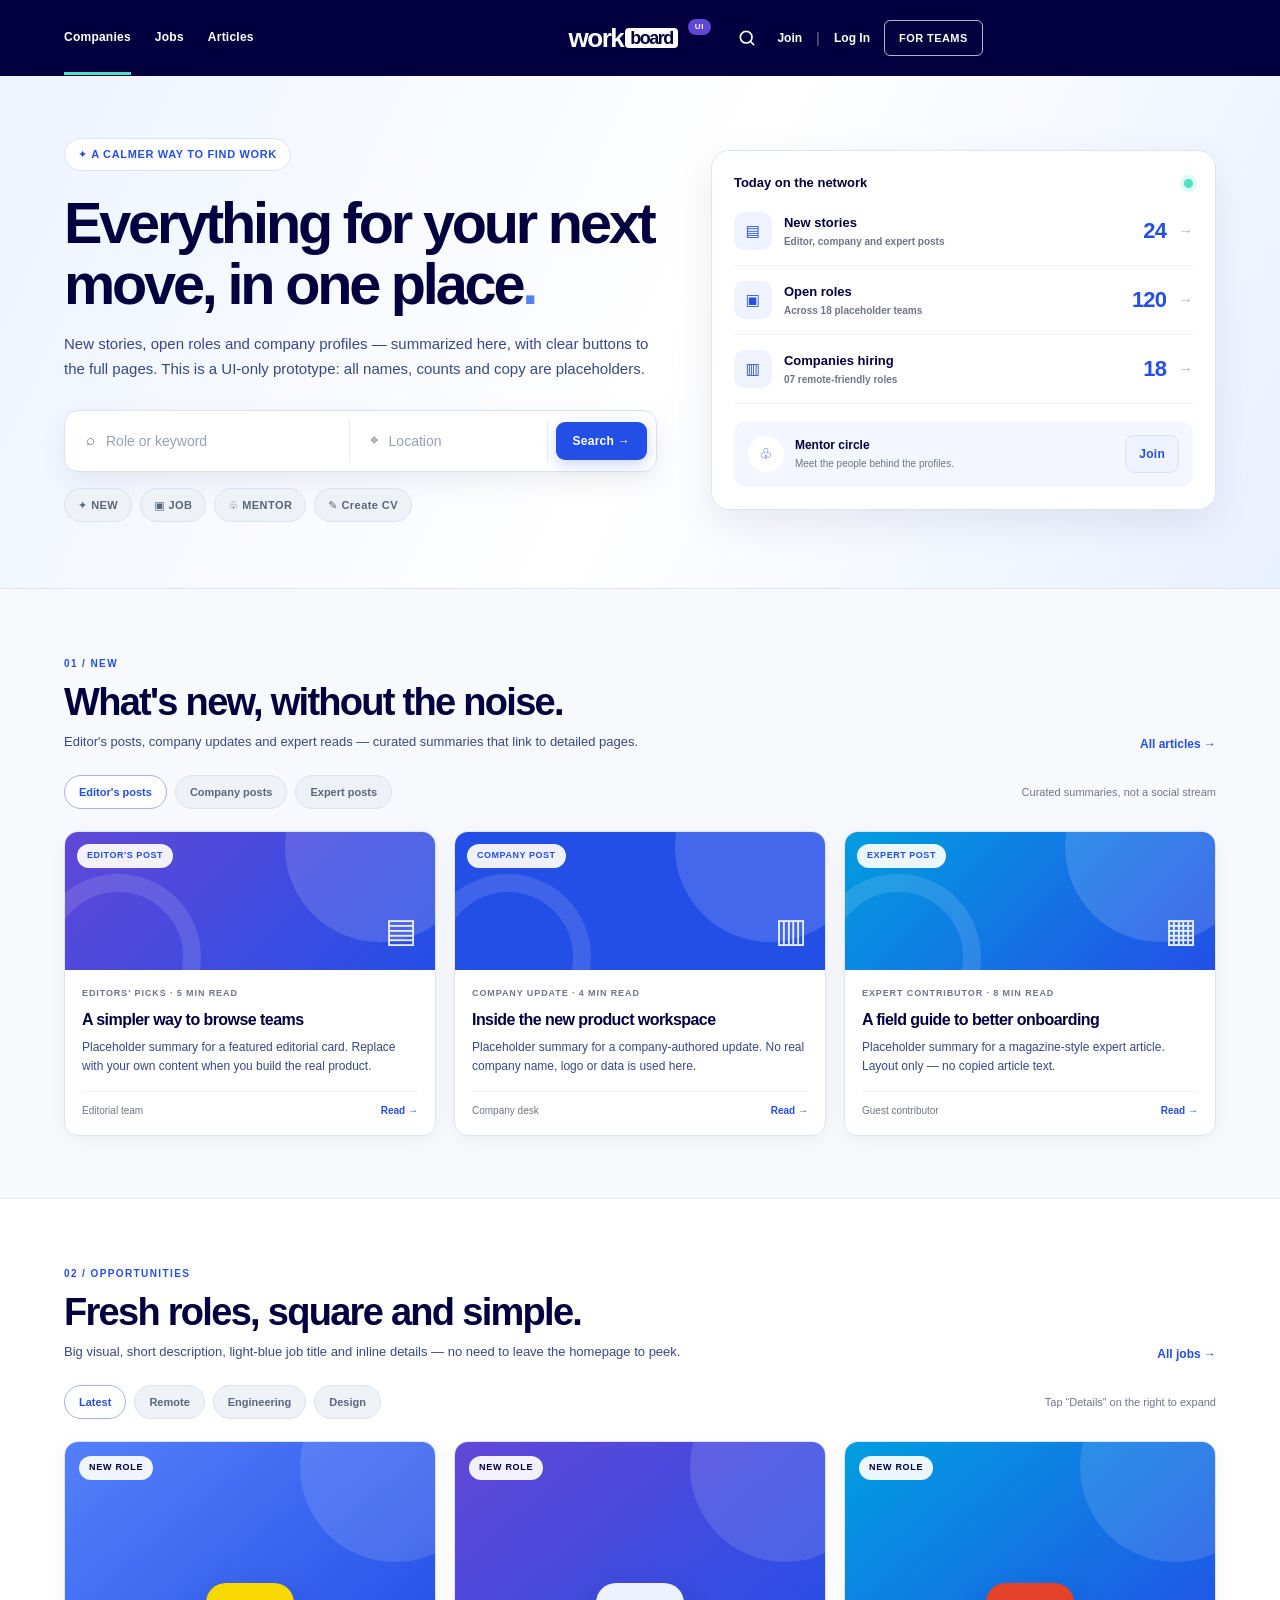
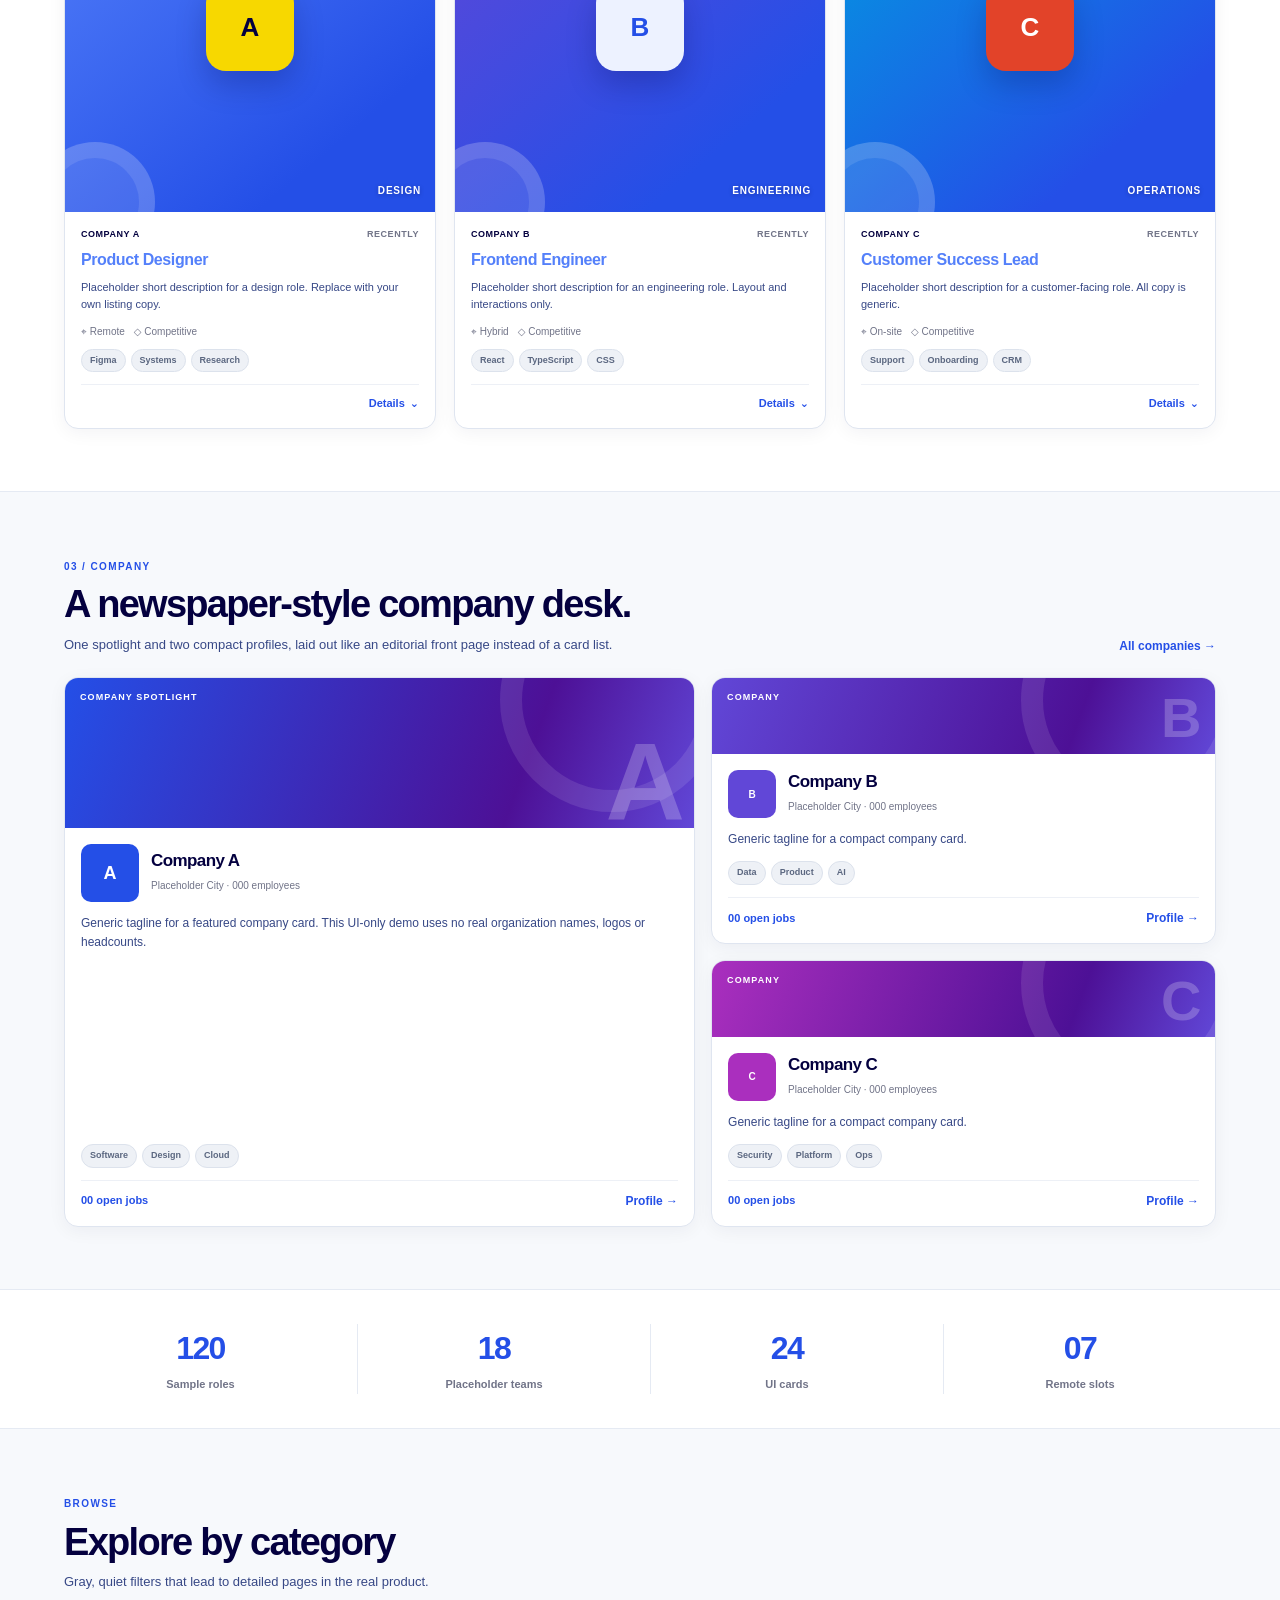
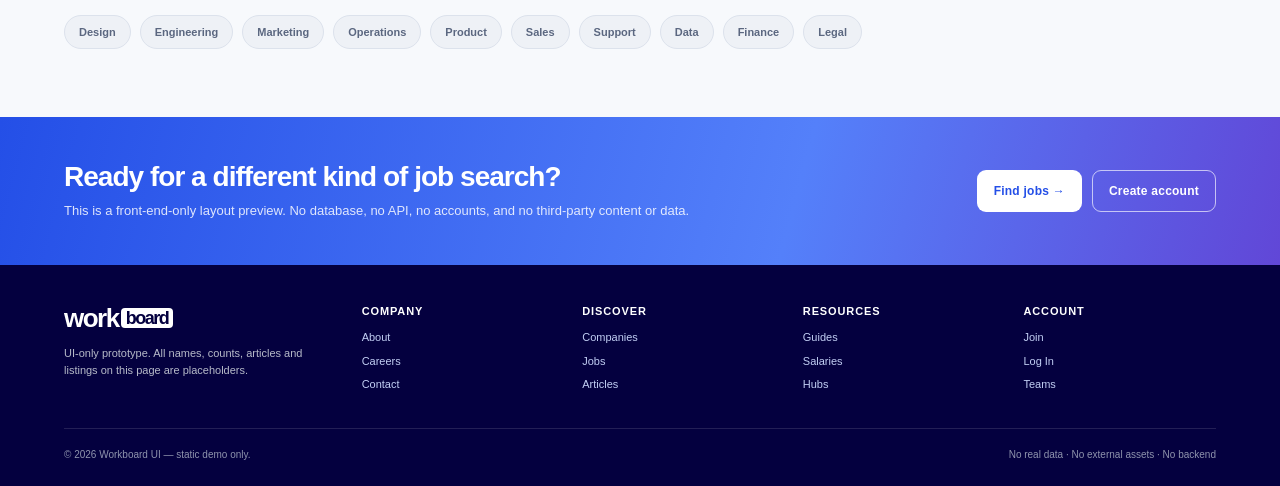
<file: ui-only/index.html>
<!doctype html>
<html lang="en">
<head>
<meta charset="utf-8">
<meta name="viewport" content="width=device-width,initial-scale=1">
<title>Workboard — UI-only homepage</title>
<style>
:root{--navy:#04003f;--blue:#244fe7;--blue2:#5480fa;--purple:#6147d7;--body:#374886;--muted:#717488;--line:#dfe5f0;--bg:#f7f9fc;--pale:#eef3ff;--mint:#4fe2c1}
*{box-sizing:border-box}html{scroll-behavior:smooth}body{margin:0;font-family:Arial,Helvetica,system-ui,sans-serif;color:var(--navy);background:var(--bg);font-size:15px;line-height:1.5;-webkit-font-smoothing:antialiased}a{color:var(--blue);text-decoration:none}a:hover{text-decoration:none}button,input{font-family:inherit}button{cursor:pointer}h1,h2,h3,h4{margin-top:0;font-weight:800;letter-spacing:-.035em;line-height:1.14}p{margin-top:0}.container{width:min(1200px,100%);margin:0 auto;padding:0 24px}.icon{flex-shrink:0;vertical-align:middle}
/* header */
.site-header{background:var(--navy);color:#fff;position:sticky;top:0;z-index:100}.header-inner{height:76px;display:grid;grid-template-columns:1fr auto 1fr;align-items:center;gap:20px}.brand{display:inline-flex;align-items:center;color:#fff;font-size:26px;font-weight:800;letter-spacing:-1.5px;line-height:1;flex-shrink:0;justify-self:center}.brand b{background:#fff;color:var(--navy);border-radius:4px;padding:1px 5px;margin-left:2px;font-size:18px}.demo-pill{margin-left:10px;background:var(--purple);color:#fff;border-radius:999px;font-size:8px;font-weight:800;letter-spacing:.1em;padding:4px 7px;align-self:flex-start;transform:translateY(-6px)}.main-nav{display:flex;gap:24px;flex:1}.nav-link{color:#fff;font-size:12px;font-weight:800;letter-spacing:.02em;padding:26px 0;border-bottom:3px solid transparent}.nav-link.active{border-bottom-color:var(--mint)}.header-actions{display:flex;align-items:center;gap:14px}.icon-btn{background:none;border:0;color:#fff;padding:6px;display:inline-flex}.header-auth{color:#fff;font-size:12px;font-weight:800}.header-sep{color:#717488}.btn-outline-light{border:1px solid rgba(255,255,255,.7);border-radius:6px;padding:9px 14px;color:#fff;font-size:11px;font-weight:800;letter-spacing:.04em}.mobile-menu-btn{display:none}
/* hero */
.hv2-hero{background:linear-gradient(115deg,#eef3ff 0%,#fff 52%,#e9f0ff 100%);border-bottom:1px solid var(--line);padding:62px 0 66px}.hv2-hero-inner{display:grid;grid-template-columns:minmax(0,1.08fr) minmax(320px,.92fr);gap:54px;align-items:center}.hv2-eyebrow{display:inline-flex;align-items:center;gap:7px;color:var(--blue);background:#fff;border:1px solid #d8e2fb;border-radius:999px;padding:7px 13px;font-size:11px;font-weight:800;letter-spacing:.06em;text-transform:uppercase}.hv2-hero h1{font-size:clamp(38px,4.5vw,60px);letter-spacing:-.055em;line-height:1.06;margin:22px 0 16px;max-width:700px}.hv2-dot{color:var(--blue2)}.hv2-hero-sub{color:var(--body);font-size:15px;line-height:1.7;max-width:620px;margin:0;font-weight:500}.hv2-search{display:grid;grid-template-columns:1.45fr 1fr auto;gap:8px;align-items:center;background:#fff;border:1px solid #dbe2ef;border-radius:14px;padding:9px;margin:28px 0 16px;box-shadow:0 10px 28px rgba(4,0,63,.07)}.hv2-search label{display:flex;align-items:center;gap:9px;padding:0 12px;border-right:1px solid #e7ebf4;color:var(--muted);min-height:42px}.hv2-search input{border:0;outline:0;width:100%;font-size:14px;font-weight:600;color:var(--navy);background:transparent}.hv2-search input::placeholder{color:#98a0b3;font-weight:500}.hv2-btn{display:inline-flex;align-items:center;justify-content:center;gap:7px;border-radius:9px;padding:11px 16px;font-size:12px;font-weight:800;letter-spacing:.02em;border:1px solid transparent;transition:.15s ease}.hv2-btn:hover{transform:translateY(-1px);text-decoration:none}.hv2-btn-primary{background:var(--blue);color:#fff;box-shadow:0 5px 14px rgba(36,79,231,.22)}.hv2-btn-light{background:var(--pale);color:var(--blue);border-color:#d8e2fb;padding:9px 13px}.hv2-btn-white{background:#fff;color:var(--blue)}.hv2-btn-ghost{background:transparent;color:#fff;border-color:rgba(255,255,255,.65)}.hv2-flow{display:flex;flex-wrap:wrap;gap:8px}.hv2-flow-pill{display:inline-flex;align-items:center;gap:6px;background:#eef1f6;border:1px solid #dce2ec;color:#58657d;border-radius:999px;padding:8px 13px;font-size:11px;font-weight:800;letter-spacing:.04em}.hv2-flow-pill:hover{background:#fff;border-color:#9fb4ef;color:var(--blue)}.hv2-snapshot{background:#fff;border:1px solid var(--line);border-radius:18px;box-shadow:0 14px 40px rgba(4,0,63,.08);padding:22px}.hv2-snapshot-head{display:flex;align-items:center;justify-content:space-between;font-size:13px;font-weight:800;margin-bottom:4px}.hv2-live-dot{width:9px;height:9px;border-radius:50%;background:var(--mint);box-shadow:0 0 0 4px rgba(79,226,193,.18)}.hv2-snapshot-row{display:grid;grid-template-columns:auto 1fr auto auto;gap:12px;align-items:center;padding:15px 0;border-bottom:1px solid #edf0f6;color:var(--navy)}.hv2-snapshot-row:hover strong{color:var(--blue)}.hv2-snapshot-icon{width:38px;height:38px;border-radius:10px;background:var(--pale);color:var(--blue);display:inline-flex;align-items:center;justify-content:center}.hv2-snapshot-row strong{display:block;font-size:13px}.hv2-snapshot-row small{display:block;font-size:10px;color:var(--muted);margin-top:2px;font-weight:600}.hv2-snapshot-count{font-size:22px;font-weight:800;color:var(--blue);letter-spacing:-.04em}.hv2-snapshot-row>.arrow{color:#aab3c7}.hv2-mentor{margin-top:17px;padding:14px;border-radius:12px;background:#f4f7ff;display:grid;grid-template-columns:auto 1fr auto;gap:11px;align-items:center}.hv2-mentor-icon{width:36px;height:36px;border-radius:50%;background:#fff;color:var(--blue);display:inline-flex;align-items:center;justify-content:center}.hv2-mentor strong{font-size:12px;display:block}.hv2-mentor p{font-size:10px;color:var(--muted);margin:2px 0 0}
/* sections */
.hv2-section{padding:62px 0}.hv2-opportunities{background:#fff;border-top:1px solid #e5eaf3;border-bottom:1px solid #e5eaf3}.hv2-company-section{background:var(--bg)}.hv2-section-head{display:flex;align-items:flex-end;justify-content:space-between;gap:26px;margin-bottom:22px}.hv2-section-kicker{color:var(--blue);font-size:10px;font-weight:800;letter-spacing:.14em;text-transform:uppercase}.hv2-section-head h2{font-size:clamp(26px,3vw,38px);margin:7px 0 8px;letter-spacing:-.045em}.hv2-section-head p{color:var(--body);font-size:13px;line-height:1.6;margin:0;max-width:680px}.hv2-text-link{display:inline-flex;align-items:center;gap:6px;color:var(--blue);font-size:12px;font-weight:800;white-space:nowrap}.hv2-text-link:hover{text-decoration:underline}.hv2-filter-row{display:flex;flex-wrap:wrap;align-items:center;gap:8px;margin-bottom:22px}.hv2-filter{background:#eef1f6;border:1px solid #dce2ec;color:#5b6780;border-radius:999px;padding:8px 14px;font-size:11px;font-weight:700}.hv2-filter:hover,.hv2-filter.active{background:#fff;border-color:#9fb4ef;color:var(--blue)}.hv2-filter-note{margin-left:auto;color:var(--muted);font-size:11px}
/* cards */
.hv2-news-grid,.hv2-job-grid{display:grid;grid-template-columns:repeat(3,1fr);gap:18px}.hv2-news-card,.hv2-job-card{background:#fff;border:1px solid var(--line);border-radius:14px;overflow:hidden;box-shadow:0 4px 18px rgba(4,0,63,.05);display:flex;flex-direction:column}.hv2-news-visual{position:relative;height:138px;display:block;background:linear-gradient(135deg,var(--accent),#244fe7);overflow:hidden}.hv2-news-visual::before{content:"";position:absolute;width:190px;height:190px;border-radius:50%;background:rgba(255,255,255,.14);top:-80px;right:-40px}.hv2-news-visual::after{content:"";position:absolute;width:130px;height:130px;border-radius:50%;border:18px solid rgba(255,255,255,.12);bottom:-70px;left:-30px}.hv2-news-badge{position:absolute;top:12px;left:12px;z-index:1;background:rgba(255,255,255,.92);border-radius:999px;padding:5px 10px;font-size:9px;font-weight:800;letter-spacing:.06em;text-transform:uppercase}.hv2-news-glyph{position:absolute;right:18px;bottom:14px;z-index:1;color:#fff;opacity:.88;font-size:34px;font-weight:800}.hv2-news-body{padding:17px;display:flex;flex-direction:column;flex:1}.hv2-news-kicker{font-size:9px;text-transform:uppercase;letter-spacing:.1em;color:var(--muted);font-weight:800}.hv2-news-body h3{font-size:16px;margin:8px 0 8px;line-height:1.32}.hv2-news-body h3 a{color:var(--navy)}.hv2-news-body h3 a:hover{color:var(--blue)}.hv2-news-body p{font-size:12px;color:var(--body);line-height:1.6;margin:0 0 15px;flex:1}.hv2-news-foot{display:flex;align-items:center;justify-content:space-between;gap:10px;border-top:1px solid #edf0f6;padding-top:11px;font-size:10px;color:var(--muted)}.hv2-news-foot a{display:inline-flex;align-items:center;gap:4px;color:var(--blue);font-weight:800}
.hv2-job-visual{position:relative;aspect-ratio:1/1;background:linear-gradient(140deg,var(--accent),#244fe7 78%);overflow:hidden}.hv2-visual-kicker{position:absolute;top:14px;left:14px;z-index:2;background:rgba(255,255,255,.92);border-radius:999px;padding:5px 10px;font-size:9px;font-weight:800;letter-spacing:.08em}.hv2-visual-logo{position:absolute;top:50%;left:50%;transform:translate(-50%,-50%);z-index:2;width:88px;height:88px;border-radius:20px;display:inline-flex;align-items:center;justify-content:center;font-size:26px;font-weight:800;background:var(--logo);color:var(--logofg);box-shadow:0 14px 30px rgba(4,0,63,.22)}.hv2-visual-shape{position:absolute;border-radius:50%;background:rgba(255,255,255,.12)}.hv2-visual-shape.a{width:190px;height:190px;top:-70px;right:-55px}.hv2-visual-shape.b{width:120px;height:120px;bottom:-50px;left:-30px;border:16px solid rgba(255,255,255,.10)}.hv2-visual-caption{position:absolute;bottom:14px;right:14px;z-index:2;color:#fff;font-size:10px;font-weight:800;letter-spacing:.08em;text-transform:uppercase;text-shadow:0 1px 4px rgba(4,0,63,.3)}.hv2-job-body{padding:16px;display:flex;flex-direction:column;flex:1}.hv2-job-top{display:flex;justify-content:space-between;gap:10px;font-size:9px;text-transform:uppercase;letter-spacing:.06em;color:var(--muted);font-weight:800}.hv2-job-company{color:var(--navy)}.hv2-job-title{font-size:16px;line-height:1.3;color:var(--blue2);margin:8px 0 8px;letter-spacing:-.025em}.hv2-job-desc{font-size:11px;color:var(--body);line-height:1.55;margin:0 0 11px}.hv2-job-meta{display:flex;flex-wrap:wrap;gap:9px;font-size:10px;color:var(--muted);margin-bottom:10px}.hv2-job-meta span{display:inline-flex;align-items:center;gap:4px}.hv2-job-tags{display:flex;flex-wrap:wrap;gap:5px;margin-bottom:12px}.hv2-chip{background:#eef1f6;border:1px solid #dce2ec;color:#5b6780;border-radius:999px;padding:4px 8px;font-size:9px;font-weight:700}.hv2-job-details{margin-top:auto;border-top:1px solid #edf0f6;padding-top:10px}.hv2-job-details summary{list-style:none;cursor:pointer;display:flex;align-items:center;justify-content:flex-end;gap:5px;color:var(--blue);font-size:11px;font-weight:800}.hv2-job-details summary::-webkit-details-marker{display:none}.hv2-job-details[open] summary .chev{transform:rotate(180deg)}.hv2-job-detail-body{margin-top:9px;background:var(--bg);border:1px solid #e7ebf4;border-radius:8px;padding:10px;font-size:10px;color:var(--body);line-height:1.55}.hv2-job-detail-body p{margin:0 0 8px}
.hv2-company-grid{display:grid;grid-template-columns:1.25fr 1fr;grid-template-rows:repeat(2,minmax(180px,auto));gap:16px}.hv2-company-card{background:#fff;border:1px solid var(--line);border-radius:14px;overflow:hidden;box-shadow:0 4px 18px rgba(4,0,63,.05);display:flex;flex-direction:column}.hv2-company-card.featured{grid-row:span 2}.hv2-company-banner{position:relative;height:76px;background:linear-gradient(110deg,var(--accent),#4d1096 72%,#6147d7);overflow:hidden;flex-shrink:0}.hv2-company-card.featured .hv2-company-banner{height:150px}.hv2-company-banner::after{content:"";position:absolute;width:180px;height:180px;border-radius:50%;border:22px solid rgba(255,255,255,.10);top:-90px;right:-30px}.hv2-company-banner-label{position:absolute;top:13px;left:15px;color:#fff;font-size:9px;font-weight:800;letter-spacing:.12em;text-transform:uppercase;z-index:1}.hv2-company-banner-mark{position:absolute;right:18px;bottom:8px;color:rgba(255,255,255,.22);font-size:56px;font-weight:800;letter-spacing:-.08em;line-height:1;z-index:1}.hv2-company-card.featured .hv2-company-banner-mark{font-size:110px;bottom:-8px}.hv2-company-body{padding:16px;display:flex;flex-direction:column;flex:1}.hv2-company-head{display:flex;align-items:center;gap:12px}.company-logo{width:48px;height:48px;border-radius:10px;display:inline-flex;align-items:center;justify-content:center;font-size:15px;font-weight:800;flex-shrink:0}.hv2-company-card.featured .company-logo{width:58px;height:58px;font-size:18px}.hv2-company-head h3{font-size:17px;margin:0 0 3px}.hv2-company-head h3 a{color:var(--navy)}.hv2-company-head h3 a:hover{color:var(--blue)}.hv2-company-head span{font-size:10px;color:var(--muted)}.hv2-company-body>p{font-size:12px;color:var(--body);line-height:1.6;margin:12px 0;flex:1}.hv2-company-chips{display:flex;flex-wrap:wrap;gap:5px;margin-bottom:12px}.hv2-company-foot{display:flex;align-items:center;justify-content:space-between;gap:10px;border-top:1px solid #edf0f6;padding-top:11px}.hv2-company-foot strong{font-size:11px;color:var(--blue)}
.hv2-stats{background:#fff;border-top:1px solid #e5eaf3;border-bottom:1px solid #e5eaf3;padding:34px 0}.hv2-stats-grid{display:grid;grid-template-columns:repeat(4,1fr);gap:20px;text-align:center}.hv2-stats-grid>div+div{border-left:1px solid #e5eaf3}.hv2-stats-grid strong{display:block;font-size:32px;color:var(--blue);letter-spacing:-.05em}.hv2-stats-grid span{font-size:11px;color:var(--muted);font-weight:700}.hv2-category-section{padding-bottom:68px}.hv2-category-cloud{display:flex;flex-wrap:wrap;gap:9px;margin-top:4px}.hv2-cta{background:linear-gradient(105deg,#244fe7,#5480fa 62%,#6147d7);color:#fff;padding:44px 0}.hv2-cta-inner{display:flex;align-items:center;justify-content:space-between;gap:28px}.hv2-cta h2{font-size:28px;margin:0 0 8px}.hv2-cta p{color:rgba(255,255,255,.84);font-size:13px;margin:0;max-width:680px}.hv2-cta-actions{display:flex;gap:10px;flex-shrink:0}.site-footer{background:var(--navy);color:#fff;padding:40px 0 24px}.footer-grid{display:grid;grid-template-columns:1.4fr repeat(4,1fr);gap:28px}.footer-brand p{color:#b7bac9;font-size:11px;max-width:280px;margin-top:12px}.footer-col h3{font-size:11px;letter-spacing:.08em;text-transform:uppercase;margin-bottom:12px}.footer-col a{display:block;color:#c2cef4;font-size:11px;margin-bottom:7px}.footer-bottom{border-top:1px solid rgba(255,255,255,.12);margin-top:28px;padding-top:18px;color:#8f93ad;font-size:10px;display:flex;justify-content:space-between;gap:16px;flex-wrap:wrap}
@media(max-width:1000px){.hv2-hero-inner{grid-template-columns:1fr;gap:32px}.hv2-news-grid,.hv2-job-grid{grid-template-columns:repeat(2,1fr)}.hv2-company-grid{grid-template-columns:1fr;grid-template-rows:auto}.hv2-company-card.featured{grid-row:auto}.hv2-company-card.featured .hv2-company-banner{height:100px}.hv2-snapshot{max-width:620px}.footer-grid{grid-template-columns:repeat(2,1fr)}}
@media(max-width:620px){.header-inner{gap:16px}.main-nav,.header-auth,.header-sep,.btn-outline-light{display:none}.mobile-menu-btn{display:inline-flex;margin-left:auto}.hv2-hero{padding:42px 0 48px}.hv2-hero h1{font-size:36px}.hv2-search{grid-template-columns:1fr}.hv2-search label{border-right:0;border-bottom:1px solid #e7ebf4;padding:10px 12px}.hv2-search .hv2-btn{width:100%}.hv2-section{padding:46px 0}.hv2-section-head{flex-direction:column;align-items:flex-start;gap:12px}.hv2-filter-note{margin-left:0;width:100%}.hv2-news-grid,.hv2-job-grid{grid-template-columns:1fr}.hv2-job-visual{aspect-ratio:16/10}.hv2-visual-logo{width:72px;height:72px;font-size:23px}.hv2-stats-grid{grid-template-columns:repeat(2,1fr);gap:16px}.hv2-stats-grid>div+div{border-left:0}.hv2-cta-inner{flex-direction:column;align-items:flex-start}.hv2-cta-actions{flex-wrap:wrap}.hv2-snapshot-row{grid-template-columns:auto 1fr auto}.hv2-snapshot-row>.arrow{display:none}.hv2-mentor{grid-template-columns:auto 1fr}.hv2-mentor .hv2-btn{grid-column:1/-1;width:100%}}
</style>
</head>
<body class="home-v2">
<header class="site-header">
  <div class="container header-inner">
    <nav class="main-nav" aria-label="Primary">
      <a class="nav-link active" href="#company">Companies</a>
      <a class="nav-link" href="#opportunities">Jobs</a>
      <a class="nav-link" href="#new">Articles</a>
    </nav>
    <a class="brand" href="#" aria-label="Workboard UI home">work<b>board</b><span class="demo-pill">UI</span></a>
    <div class="header-actions">
      <button class="icon-btn" type="button" aria-label="Search">
        <svg class="icon" width="20" height="20" viewBox="0 0 24 24" fill="none" stroke="currentColor" stroke-width="2" stroke-linecap="round"><circle cx="11" cy="11" r="7"></circle><path d="m20 20-3.5-3.5"></path></svg>
      </button>
      <a class="header-auth" href="#">Join</a><span class="header-sep">|</span><a class="header-auth" href="#">Log In</a>
      <a class="btn-outline-light" href="#">FOR TEAMS</a>
      <button class="icon-btn mobile-menu-btn" type="button" aria-label="Menu">
        <svg class="icon" width="22" height="22" viewBox="0 0 24 24" fill="none" stroke="currentColor" stroke-width="2" stroke-linecap="round"><path d="M4 7h16M4 12h16M4 17h16"></path></svg>
      </button>
    </div>
  </div>
</header>

<main>
<section class="hv2-hero">
  <div class="container hv2-hero-inner">
    <div class="hv2-hero-copy">
      <span class="hv2-eyebrow">✦ A calmer way to find work</span>
      <h1>Everything for your next move, in one place<span class="hv2-dot">.</span></h1>
      <p class="hv2-hero-sub">New stories, open roles and company profiles — summarized here, with clear buttons to the full pages. This is a UI-only prototype: all names, counts and copy are placeholders.</p>
      <form class="hv2-search" onsubmit="return false">
        <label>⌕ <input type="search" placeholder="Role or keyword" aria-label="Role or keyword"></label>
        <label>⌖ <input type="text" placeholder="Location" aria-label="Location"></label>
        <button class="hv2-btn hv2-btn-primary" type="submit">Search →</button>
      </form>
      <div class="hv2-flow">
        <a class="hv2-flow-pill" href="#new">✦ NEW</a>
        <a class="hv2-flow-pill" href="#opportunities">▣ JOB</a>
        <a class="hv2-flow-pill" href="#mentor">♧ MENTOR</a>
        <a class="hv2-flow-pill" href="#">✎ Create CV</a>
      </div>
    </div>
    <aside class="hv2-snapshot" aria-label="Today's summary">
      <div class="hv2-snapshot-head"><span>Today on the network</span><span class="hv2-live-dot"></span></div>
      <a class="hv2-snapshot-row" href="#new">
        <span class="hv2-snapshot-icon">▤</span>
        <span><strong>New stories</strong><small>Editor, company and expert posts</small></span>
        <span class="hv2-snapshot-count">24</span><span class="arrow">→</span>
      </a>
      <a class="hv2-snapshot-row" href="#opportunities">
        <span class="hv2-snapshot-icon">▣</span>
        <span><strong>Open roles</strong><small>Across 18 placeholder teams</small></span>
        <span class="hv2-snapshot-count">120</span><span class="arrow">→</span>
      </a>
      <a class="hv2-snapshot-row" href="#company">
        <span class="hv2-snapshot-icon">▥</span>
        <span><strong>Companies hiring</strong><small>07 remote-friendly roles</small></span>
        <span class="hv2-snapshot-count">18</span><span class="arrow">→</span>
      </a>
      <div class="hv2-mentor" id="mentor">
        <span class="hv2-mentor-icon">♧</span>
        <div><strong>Mentor circle</strong><p>Meet the people behind the profiles.</p></div>
        <a class="hv2-btn hv2-btn-light" href="#">Join</a>
      </div>
    </aside>
  </div>
</section>

<section class="hv2-section" id="new">
  <div class="container">
    <div class="hv2-section-head">
      <div><span class="hv2-section-kicker">01 / NEW</span><h2>What's new, without the noise.</h2><p>Editor's posts, company updates and expert reads — curated summaries that link to detailed pages.</p></div>
      <a class="hv2-text-link" href="#">All articles →</a>
    </div>
    <div class="hv2-filter-row">
      <a class="hv2-filter active" href="#">Editor's posts</a>
      <a class="hv2-filter" href="#">Company posts</a>
      <a class="hv2-filter" href="#">Expert posts</a>
      <span class="hv2-filter-note">Curated summaries, not a social stream</span>
    </div>
    <div class="hv2-news-grid">
      <article class="hv2-news-card">
        <a class="hv2-news-visual" href="#" style="--accent:#6147d7"><span class="hv2-news-badge">Editor's post</span><span class="hv2-news-glyph">▤</span></a>
        <div class="hv2-news-body"><span class="hv2-news-kicker">Editors' picks · 5 min read</span><h3><a href="#">A simpler way to browse teams</a></h3><p>Placeholder summary for a featured editorial card. Replace with your own content when you build the real product.</p><div class="hv2-news-foot"><span>Editorial team</span><a href="#">Read →</a></div></div>
      </article>
      <article class="hv2-news-card">
        <a class="hv2-news-visual" href="#" style="--accent:#244fe7"><span class="hv2-news-badge">Company post</span><span class="hv2-news-glyph">▥</span></a>
        <div class="hv2-news-body"><span class="hv2-news-kicker">Company update · 4 min read</span><h3><a href="#">Inside the new product workspace</a></h3><p>Placeholder summary for a company-authored update. No real company name, logo or data is used here.</p><div class="hv2-news-foot"><span>Company desk</span><a href="#">Read →</a></div></div>
      </article>
      <article class="hv2-news-card">
        <a class="hv2-news-visual" href="#" style="--accent:#009ee0"><span class="hv2-news-badge">Expert post</span><span class="hv2-news-glyph">▦</span></a>
        <div class="hv2-news-body"><span class="hv2-news-kicker">Expert contributor · 8 min read</span><h3><a href="#">A field guide to better onboarding</a></h3><p>Placeholder summary for a magazine-style expert article. Layout only — no copied article text.</p><div class="hv2-news-foot"><span>Guest contributor</span><a href="#">Read →</a></div></div>
      </article>
    </div>
  </div>
</section>

<section class="hv2-section hv2-opportunities" id="opportunities">
  <div class="container">
    <div class="hv2-section-head">
      <div><span class="hv2-section-kicker">02 / OPPORTUNITIES</span><h2>Fresh roles, square and simple.</h2><p>Big visual, short description, light-blue job title and inline details — no need to leave the homepage to peek.</p></div>
      <a class="hv2-text-link" href="#">All jobs →</a>
    </div>
    <div class="hv2-filter-row">
      <a class="hv2-filter active" href="#">Latest</a><a class="hv2-filter" href="#">Remote</a><a class="hv2-filter" href="#">Engineering</a><a class="hv2-filter" href="#">Design</a>
      <span class="hv2-filter-note">Tap “Details” on the right to expand</span>
    </div>
    <div class="hv2-job-grid">
      <article class="hv2-job-card">
        <div class="hv2-job-visual" style="--accent:#5480fa;--logo:#f7d800;--logofg:#04003f"><span class="hv2-visual-kicker">NEW ROLE</span><span class="hv2-visual-logo">A</span><span class="hv2-visual-shape a"></span><span class="hv2-visual-shape b"></span><span class="hv2-visual-caption">Design</span></div>
        <div class="hv2-job-body"><div class="hv2-job-top"><span class="hv2-job-company">Company A</span><span>Recently</span></div><h3 class="hv2-job-title">Product Designer</h3><p class="hv2-job-desc">Placeholder short description for a design role. Replace with your own listing copy.</p><div class="hv2-job-meta"><span>⌖ Remote</span><span>◇ Competitive</span></div><div class="hv2-job-tags"><span class="hv2-chip">Figma</span><span class="hv2-chip">Systems</span><span class="hv2-chip">Research</span></div><details class="hv2-job-details"><summary>Details <span class="chev">⌄</span></summary><div class="hv2-job-detail-body"><p><strong>Workplace:</strong> Remote · <strong>Level:</strong> Mid</p><p>Full placeholder description goes here. This static prototype has no backend, database or real job data.</p><a class="hv2-text-link" href="#">Open full job page →</a></div></details></div>
      </article>
      <article class="hv2-job-card">
        <div class="hv2-job-visual" style="--accent:#6147d7;--logo:#edf2ff;--logofg:#244fe7"><span class="hv2-visual-kicker">NEW ROLE</span><span class="hv2-visual-logo">B</span><span class="hv2-visual-shape a"></span><span class="hv2-visual-shape b"></span><span class="hv2-visual-caption">Engineering</span></div>
        <div class="hv2-job-body"><div class="hv2-job-top"><span class="hv2-job-company">Company B</span><span>Recently</span></div><h3 class="hv2-job-title">Frontend Engineer</h3><p class="hv2-job-desc">Placeholder short description for an engineering role. Layout and interactions only.</p><div class="hv2-job-meta"><span>⌖ Hybrid</span><span>◇ Competitive</span></div><div class="hv2-job-tags"><span class="hv2-chip">React</span><span class="hv2-chip">TypeScript</span><span class="hv2-chip">CSS</span></div><details class="hv2-job-details"><summary>Details <span class="chev">⌄</span></summary><div class="hv2-job-detail-body"><p><strong>Workplace:</strong> Hybrid · <strong>Level:</strong> Senior</p><p>Full placeholder description goes here. No real company, salary or location data is included.</p><a class="hv2-text-link" href="#">Open full job page →</a></div></details></div>
      </article>
      <article class="hv2-job-card">
        <div class="hv2-job-visual" style="--accent:#009ee0;--logo:#e24329;--logofg:#fff"><span class="hv2-visual-kicker">NEW ROLE</span><span class="hv2-visual-logo">C</span><span class="hv2-visual-shape a"></span><span class="hv2-visual-shape b"></span><span class="hv2-visual-caption">Operations</span></div>
        <div class="hv2-job-body"><div class="hv2-job-top"><span class="hv2-job-company">Company C</span><span>Recently</span></div><h3 class="hv2-job-title">Customer Success Lead</h3><p class="hv2-job-desc">Placeholder short description for a customer-facing role. All copy is generic.</p><div class="hv2-job-meta"><span>⌖ On-site</span><span>◇ Competitive</span></div><div class="hv2-job-tags"><span class="hv2-chip">Support</span><span class="hv2-chip">Onboarding</span><span class="hv2-chip">CRM</span></div><details class="hv2-job-details"><summary>Details <span class="chev">⌄</span></summary><div class="hv2-job-detail-body"><p><strong>Workplace:</strong> On-site · <strong>Level:</strong> Lead</p><p>Full placeholder description goes here. This is a UI shell intended for design review.</p><a class="hv2-text-link" href="#">Open full job page →</a></div></details></div>
      </article>
    </div>
  </div>
</section>

<section class="hv2-section hv2-company-section" id="company">
  <div class="container">
    <div class="hv2-section-head">
      <div><span class="hv2-section-kicker">03 / COMPANY</span><h2>A newspaper-style company desk.</h2><p>One spotlight and two compact profiles, laid out like an editorial front page instead of a card list.</p></div>
      <a class="hv2-text-link" href="#">All companies →</a>
    </div>
    <div class="hv2-company-grid">
      <article class="hv2-company-card featured" style="--accent:#244fe7">
        <div class="hv2-company-banner"><span class="hv2-company-banner-label">Company spotlight</span><span class="hv2-company-banner-mark">A</span></div>
        <div class="hv2-company-body"><div class="hv2-company-head"><span class="company-logo" style="background:#244fe7;color:#fff">A</span><div><h3><a href="#">Company A</a></h3><span>Placeholder City · 000 employees</span></div></div><p>Generic tagline for a featured company card. This UI-only demo uses no real organization names, logos or headcounts.</p><div class="hv2-company-chips"><span class="hv2-chip">Software</span><span class="hv2-chip">Design</span><span class="hv2-chip">Cloud</span></div><div class="hv2-company-foot"><strong>00 open jobs</strong><a class="hv2-text-link" href="#">Profile →</a></div></div>
      </article>
      <article class="hv2-company-card" style="--accent:#6147d7">
        <div class="hv2-company-banner"><span class="hv2-company-banner-label">Company</span><span class="hv2-company-banner-mark">B</span></div>
        <div class="hv2-company-body"><div class="hv2-company-head"><span class="company-logo" style="background:#6147d7;color:#fff">B</span><div><h3><a href="#">Company B</a></h3><span>Placeholder City · 000 employees</span></div></div><p>Generic tagline for a compact company card.</p><div class="hv2-company-chips"><span class="hv2-chip">Data</span><span class="hv2-chip">Product</span><span class="hv2-chip">AI</span></div><div class="hv2-company-foot"><strong>00 open jobs</strong><a class="hv2-text-link" href="#">Profile →</a></div></div>
      </article>
      <article class="hv2-company-card" style="--accent:#aa2fbe">
        <div class="hv2-company-banner"><span class="hv2-company-banner-label">Company</span><span class="hv2-company-banner-mark">C</span></div>
        <div class="hv2-company-body"><div class="hv2-company-head"><span class="company-logo" style="background:#aa2fbe;color:#fff">C</span><div><h3><a href="#">Company C</a></h3><span>Placeholder City · 000 employees</span></div></div><p>Generic tagline for a compact company card.</p><div class="hv2-company-chips"><span class="hv2-chip">Security</span><span class="hv2-chip">Platform</span><span class="hv2-chip">Ops</span></div><div class="hv2-company-foot"><strong>00 open jobs</strong><a class="hv2-text-link" href="#">Profile →</a></div></div>
      </article>
    </div>
  </div>
</section>

<section class="hv2-stats"><div class="container hv2-stats-grid">
  <div><strong>120</strong><span>Sample roles</span></div><div><strong>18</strong><span>Placeholder teams</span></div><div><strong>24</strong><span>UI cards</span></div><div><strong>07</strong><span>Remote slots</span></div>
</div></section>

<section class="hv2-section hv2-category-section"><div class="container">
  <div class="hv2-section-head"><div><span class="hv2-section-kicker">BROWSE</span><h2>Explore by category</h2><p>Gray, quiet filters that lead to detailed pages in the real product.</p></div></div>
  <div class="hv2-category-cloud"><a class="hv2-filter" href="#">Design</a><a class="hv2-filter" href="#">Engineering</a><a class="hv2-filter" href="#">Marketing</a><a class="hv2-filter" href="#">Operations</a><a class="hv2-filter" href="#">Product</a><a class="hv2-filter" href="#">Sales</a><a class="hv2-filter" href="#">Support</a><a class="hv2-filter" href="#">Data</a><a class="hv2-filter" href="#">Finance</a><a class="hv2-filter" href="#">Legal</a></div>
</div></section>

<section class="hv2-cta"><div class="container hv2-cta-inner">
  <div><h2>Ready for a different kind of job search?</h2><p>This is a front-end-only layout preview. No database, no API, no accounts, and no third-party content or data.</p></div>
  <div class="hv2-cta-actions"><a class="hv2-btn hv2-btn-white" href="#opportunities">Find jobs →</a><a class="hv2-btn hv2-btn-ghost" href="#">Create account</a></div>
</div></section>
</main>

<footer class="site-footer"><div class="container">
  <div class="footer-grid">
    <div class="footer-brand"><a class="brand" href="#">work<b>board</b></a><p>UI-only prototype. All names, counts, articles and listings on this page are placeholders.</p></div>
    <div class="footer-col"><h3>Company</h3><a href="#">About</a><a href="#">Careers</a><a href="#">Contact</a></div>
    <div class="footer-col"><h3>Discover</h3><a href="#">Companies</a><a href="#">Jobs</a><a href="#">Articles</a></div>
    <div class="footer-col"><h3>Resources</h3><a href="#">Guides</a><a href="#">Salaries</a><a href="#">Hubs</a></div>
    <div class="footer-col"><h3>Account</h3><a href="#">Join</a><a href="#">Log In</a><a href="#">Teams</a></div>
  </div>
  <div class="footer-bottom"><span>© 2026 Workboard UI — static demo only.</span><span>No real data · No external assets · No backend</span></div>
</div></footer>
</body>
</html>
</file>
